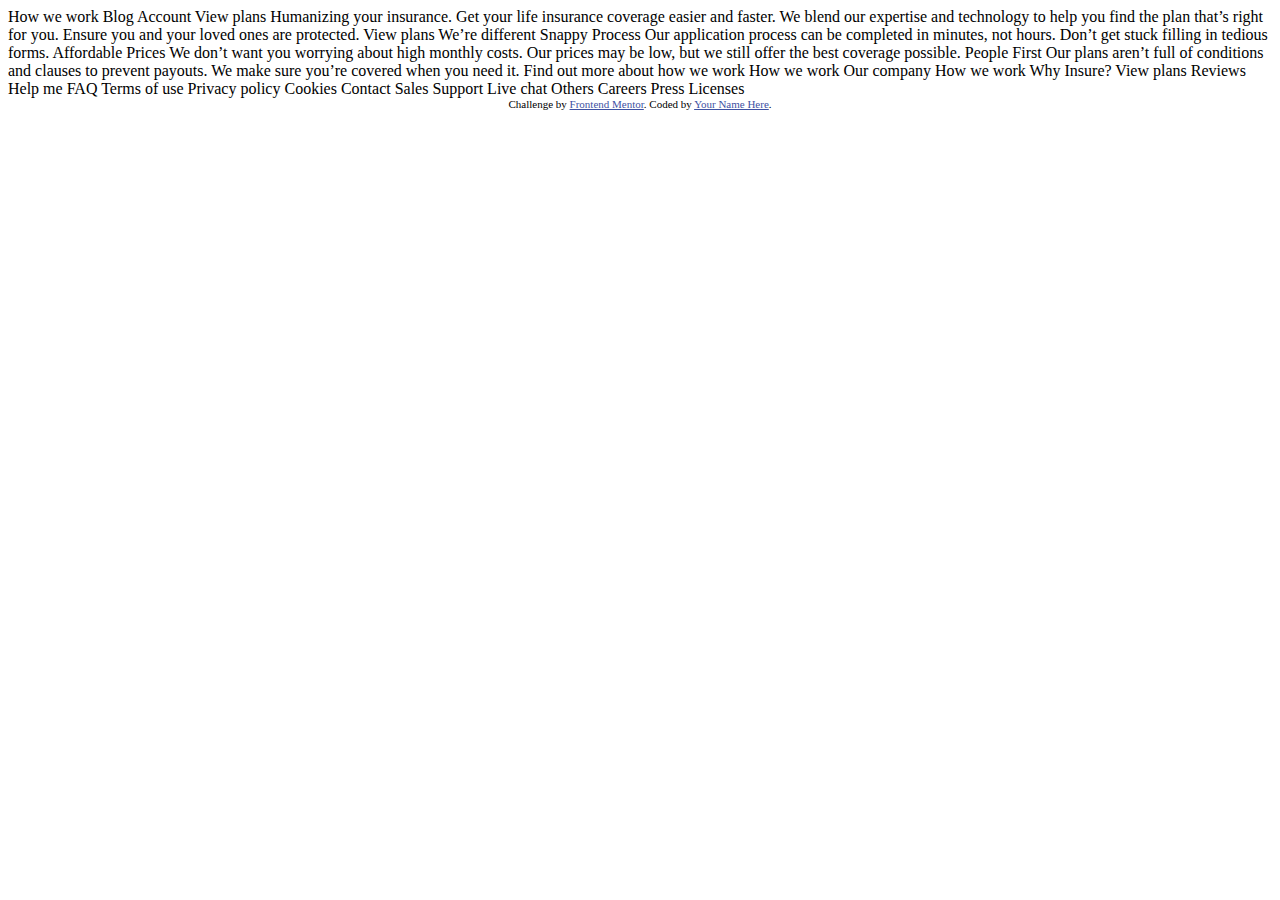
<file: Code_Starter-4/index.html>
<!DOCTYPE html>
<html lang="en">
<head>
  <meta charset="UTF-8">
  <meta name="viewport" content="width=device-width, initial-scale=1.0"> <!-- displays site properly based on user's device -->

  <link rel="icon" type="image/png" sizes="32x32" href="./images/favicon-32x32.png">
  
  <title>Frontend Mentor | Insure landing page</title>

  <!-- Feel free to remove these styles or customise in your own stylesheet 👍 -->
  <style>
    .attribution { font-size: 11px; text-align: center; }
    .attribution a { color: hsl(228, 45%, 44%); }
  </style>
</head>
<body>

  How we work
  Blog
  Account
  View plans

  Humanizing your insurance.

  Get your life insurance coverage easier and faster. We blend our expertise 
  and technology to help you find the plan that’s right for you. Ensure you 
  and your loved ones are protected.

  View plans

  We’re different

  Snappy Process

  Our application process can be completed in minutes, not hours. Don’t get 
  stuck filling in tedious forms.

  Affordable Prices

  We don’t want you worrying about high monthly costs. Our prices may be low, 
  but we still offer the best coverage possible.

  People First

  Our plans aren’t full of conditions and clauses to prevent payouts. We make 
  sure you’re covered when you need it.

  Find out more about how we work

  How we work

  Our company

  How we work
  Why Insure?
  View plans
  Reviews

  Help me

  FAQ
  Terms of use
  Privacy policy
  Cookies

  Contact

  Sales
  Support
  Live chat

  Others

  Careers
  Press
  Licenses

  
  <div class="attribution">
    Challenge by <a href="https://www.frontendmentor.io?ref=challenge" target="_blank">Frontend Mentor</a>. 
    Coded by <a href="#">Your Name Here</a>.
  </div>
</body>
</html>
</file>
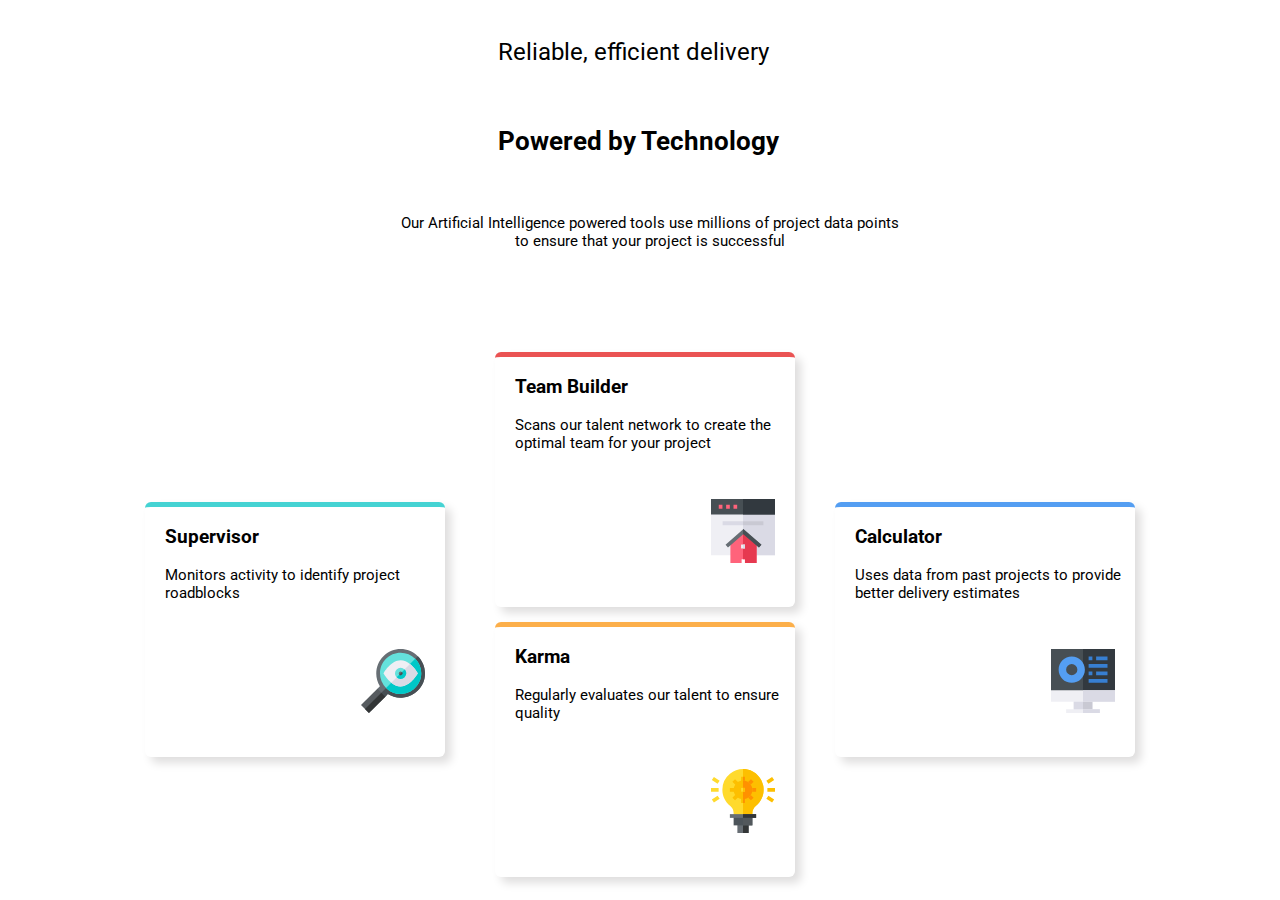
<file: Code_Starter_1/index.html>
<!DOCTYPE html>
<html lang="en">
    <head>
        <meta charset="UTF-8">
        <meta name="viewport" content="width=device-width, initial-scale=1.0">
        <!-- displays site properly based on user's device -->

        <link
            rel="icon"
            type="image/png"
            sizes="32x32"
            href="./images/favicon-32x32.png">
        <link rel="stylesheet" href="style.css">
        <link
            href="https://fonts.googleapis.com/css?family=Roboto&display=swap"
            rel="stylesheet">
        <title>Frontend Mentor | Four card feature section</title>

    </head>
    <body>

       
            <span>Reliable, efficient delivery</span>
            <h1 >Powered by Technology</h1 >

            <p class="para" >
                Our Artificial Intelligence powered tools use millions of project data points to
                ensure that your project is successful</p>
        
    <div class="grid">
        <div class="supervisor">
            <h3>Supervisor</h3>
            <p>
                Monitors activity to identify project roadblocks</p>
        <p class="photo"><svg xmlns="http://www.w3.org/2000/svg" width="64" height="64" class="photokarma">
                <g fill="none"><path
                    fill="#676E74"
                    d="M56.842 7.158c-9.526-9.563-24.902-9.525-34.428 0-8.025 8.026-9.45 20.44-3.525 30.003l-2.513 2.55-1.356 6.144 4.214 4.214 5.093-2.408 2.512-2.55a24.254 24.254 0 0030.003-3.525c9.563-9.526 9.525-24.902 0-34.428z"/><path
                    fill="#474F54"
                    d="M24.327 47.661l2.512-2.55a24.254 24.254 0 0030.003-3.525c9.563-9.526 9.525-24.902 0-34.428l-40.26 40.26 2.652 2.651 5.093-2.408z"/><path
                    fill="#64E1DC"
                    d="M54.213 9.787a20.56 20.56 0 00-14.585-6.041C28.236 3.746 19 12.98 19 24.372a20.564 20.564 0 006.041 14.586 20.564 20.564 0 0014.586 6.04c11.392 0 20.626-9.234 20.626-20.626a20.56 20.56 0 00-6.041-14.585z"/><path
                    fill="#00C8C8"
                    d="M60.254 24.372a20.56 20.56 0 00-6.041-14.585l-29.17 29.17A20.564 20.564 0 0039.627 45c11.392 0 20.626-9.235 20.626-20.627z"/><path
                    fill="#EFEFF4"
                    d="M56.239 23.41c-.184-.307-2.98-4.914-7.281-8.368-2.63-2.113-5.822-3.796-9.33-3.796-9.242 0-16.314 11.669-16.61 12.165l-.576.961.575.961c.184.309 2.98 4.916 7.28 8.37 2.631 2.112 5.823 3.795 9.33 3.795 9.243 0 16.315-11.668 16.612-12.165l.574-.96-.574-.962z"/><path
                    fill="#DADAE5"
                    d="M56.239 25.333l.574-.96-.574-.962c-.184-.308-2.98-4.915-7.281-8.369l-18.66 18.66c2.63 2.113 5.822 3.796 9.33 3.796 9.242 0 16.314-11.668 16.61-12.165z"/><path
                    fill="#64E1DC"
                    d="M43.604 20.396a5.607 5.607 0 00-3.976-1.65 5.632 5.632 0 00-5.626 5.626c0 1.551.631 2.958 1.65 3.976a5.609 5.609 0 003.976 1.65 5.632 5.632 0 005.625-5.626c0-1.55-.63-2.957-1.649-3.976z"/><path
                    fill="#00C8C8"
                    d="M45.253 24.372c0-1.55-.63-2.957-1.649-3.976l-7.952 7.952a5.608 5.608 0 003.976 1.65 5.632 5.632 0 005.625-5.626z"/><path
                    fill="#676E74"
                    d="M40.954 23.046a1.876 1.876 0 10-1.326 3.2 1.876 1.876 0 001.326-3.2z"/><path
                    fill="#474F54"
                    d="M41.503 24.372c0-.517-.21-.986-.55-1.326l-2.65 2.652a1.876 1.876 0 003.2-1.326z"/><path
                    fill="#575C60"
                    d="M20.333 43.667l-3.957-3.957L0 56.049l3.975 3.976L7.951 64l16.376-16.339z"/><path fill="#333637" d="M24.327 47.661l-3.994-3.994L3.975 60.025 7.951 64z"/></g>
            </svg>
          </p>
        </div>

        <div class="team">
            <h3>Team Builder</h3>
            <p >Scans our talent network to create the optimal team for your project</p>
            <p class="photo"><svg xmlns="http://www.w3.org/2000/svg" width="64" height="64" class="photokarma">
                <g fill="none"><path fill="#EFEFF4" d="M64 14.454v41.788H0V14.454l3.75-3.787h56.5z"/><path fill="#DADAE5" d="M64 14.454v41.788H32V10.667h28.25z"/><path fill="#474F54" d="M0 0h64v15.515H0z"/><path fill="#32393F" d="M32 0h32v15.515H32z"/>
                    <g fill="#FF637B"><path
                        d="M7.758 5.818h3.685v3.879H7.758zM15.128 5.818h3.685v3.879h-3.685zM22.497 5.818h3.685v3.879h-3.685z"/></g><path
                        fill="#FF637B"
                        d="M45.576 42.245V64H34.355v-3.71h-3.74V64H19.394V42.245l11.37-9.275h3.105z"/><path fill="#DADAE5" d="M11.636 22.303h41.697v3.879H11.636z"/><path fill="#C9C9D3" d="M32 22.303h20.364v3.879H32z"/><path fill="#E63950" d="M45.576 42.245V64H33.939v-3.71H32V32.97h1.435z"/><path fill="#EFEFF4" d="M30.061 45.576h3.878v3.879h-3.878z"/><path fill="#DADAE5" d="M32 45.576h1.939v3.879H32z"/><path
                        fill="#676E74"
                        d="M50.424 45.779l-2.452 2.706-15.487-13.526-15.488 13.526-2.452-2.706 17.94-15.718z"/><path fill="#474F54" d="M32 30.061l18.424 15.718-2.518 2.706L32 34.959z"/></g>
            </svg>
          </p>
        </div>

        <div class="karma">
            <h3>Karma</h3>
            <p>Regularly evaluates our talent to ensure quality</p>
            <p class="photo"><svg xmlns="http://www.w3.org/2000/svg" width="64" height="64" class="photokarma">
                <g fill="none"><path fill="#676E74" d="M26.375 52.625h11.25V64h-11.25z"/><path fill="#333637" d="M32 52.625h5.625V64H32z"/><path fill="#4C545A" d="M22.625 47h18.75v9.375h-18.75z"/><path fill="#52585C" d="M32 47h9.375v9.375H32z"/><path
                    fill="#FFDA2D"
                    d="M45.012 36.725c-2.325 1.913-3.637 4.612-3.637 7.425V47h-18.75v-2.85c0-2.85-1.238-5.512-3.3-7.125-5.062-3.938-7.95-9.862-7.95-16.275a20.585 20.585 0 017.613-16.013C22.7 1.737 27.238 0 32 0c1.462 0 2.962.15 4.425.45 8.1 1.688 14.475 8.45 15.9 16.663 1.275 7.5-1.425 14.85-7.313 19.612z"/><path
                    fill="#FDBF00"
                    d="M45.012 36.725c-2.325 1.913-3.637 4.612-3.637 7.425V47H32V0c1.462 0 2.962.15 4.425.45 8.1 1.688 14.475 8.45 15.9 16.663 1.275 7.5-1.425 14.85-7.313 19.612z"/><path fill="#676E74" d="M18.875 45.125h26.25v3.75h-26.25z"/><path fill="#FF9100" d="M39.956 10.143l2.651 2.651-3.979 3.978-2.651-2.651z"/><path
                    fill="#FDBF00"
                    d="M25.372 24.727l2.651 2.651-3.979 3.979-2.651-2.651zM30.125 28.25h3.75v5.625h-3.75z"/><path
                    fill="#FF9100"
                    d="M38.628 24.727l3.979 3.979-2.651 2.651-3.979-3.979zM39.5 18.875h5.625v3.75H39.5z"/><path
                    fill="#FDBF00"
                    d="M24.044 10.143l3.979 3.979-2.651 2.65-3.979-3.978zM18.875 18.875H24.5v3.75h-5.625zM30.125 7.625h3.75v5.625h-3.75z"/>
                    <g fill="#FFDA2D"><path
                        d="M0 18.875h7.625v3.75H0zM6.585 14.81l-5.75-3.75 2.08-3.12 5.75 3.75zM2.915 33.56l-2.08-3.12 5.75-3.75 2.08 3.12z"/></g><path
                        fill="#FDBF00"
                        d="M56.375 18.875H64v3.75h-7.625zM61.085 33.56l-5.75-3.75 2.08-3.12 5.75 3.75zM57.415 14.81l-2.08-3.12 5.75-3.75 2.08 3.12z"/><path fill="#FF9100" d="M32 7.625h1.875v5.625H32zM32 28.25h1.875v5.625H32z"/><path fill="#333637" d="M32 45.125h13.125v3.75H32z"/><path
                        fill="#FDBF00"
                        d="M32 11.375c-5.175 0-9.375 4.2-9.375 9.375s4.2 9.375 9.375 9.375 9.375-4.2 9.375-9.375-4.2-9.375-9.375-9.375z"/><path
                        fill="#FF9100"
                        d="M32 30.125v-18.75c5.175 0 9.375 4.2 9.375 9.375s-4.2 9.375-9.375 9.375z"/><path fill="#FFDA2D" d="M30.125 18.875h3.75v3.75h-3.75z"/><path fill="#FDBF00" d="M32 18.875h1.875v3.75H32z"/></g>
            </svg>
          </p>
        </div>

        <div class="calculator">
            <h3>Calculator</h3>
            <p>Uses data from past projects to provide better delivery estimates</p>
           <p class="photo"> <svg xmlns="http://www.w3.org/2000/svg" width="64" height="64" class="photokarma">
                <g fill="none"><path fill="#474F54" d="M64 0v41.25l-3.75 3.875H3.75L0 41.25V0z"/><path fill="#32393F" d="M64 0v41.25l-3.75 3.875H32V0z"/><path fill="#DADAE5" d="M22.625 50.875h18.75v11.25h-18.75z"/><path fill="#C9C9D3" d="M32 50.875h9.375v11.25H32z"/><path fill="#EFEFF4" d="M0 41.25h64v11.5H0z"/><path fill="#DADAE5" d="M32 41.25h32v11.5H32z"/><path fill="#EFEFF4" d="M15.125 60.25h33.75V64h-33.75z"/><path fill="#DADAE5" d="M32 60.25h16.875V64H32z"/><path
                    fill="#549EF2"
                    d="M20.75 7.5c-7.236 0-13.125 5.889-13.125 13.125S13.514 33.75 20.75 33.75s13.125-5.889 13.125-13.125S27.986 7.5 20.75 7.5zm0 18.75a5.631 5.631 0 01-5.625-5.625A5.631 5.631 0 0120.75 15a5.631 5.631 0 015.625 5.625 5.631 5.631 0 01-5.625 5.625z"/>
                    <g fill="#377FD2"><path
                        d="M45.125 7.5H56.5v3.75H45.125zM37.625 7.5h3.75v3.75h-3.75zM45.125 22.5H56.5v3.75H45.125zM37.625 22.5h3.75v3.75h-3.75zM37.625 15H56.5v3.75H37.625zM37.625 30H56.5v3.75H37.625z"/></g>
                </g>
            </svg>
          </p>
        </div>
    </div>

    </body>
</html>
</file>
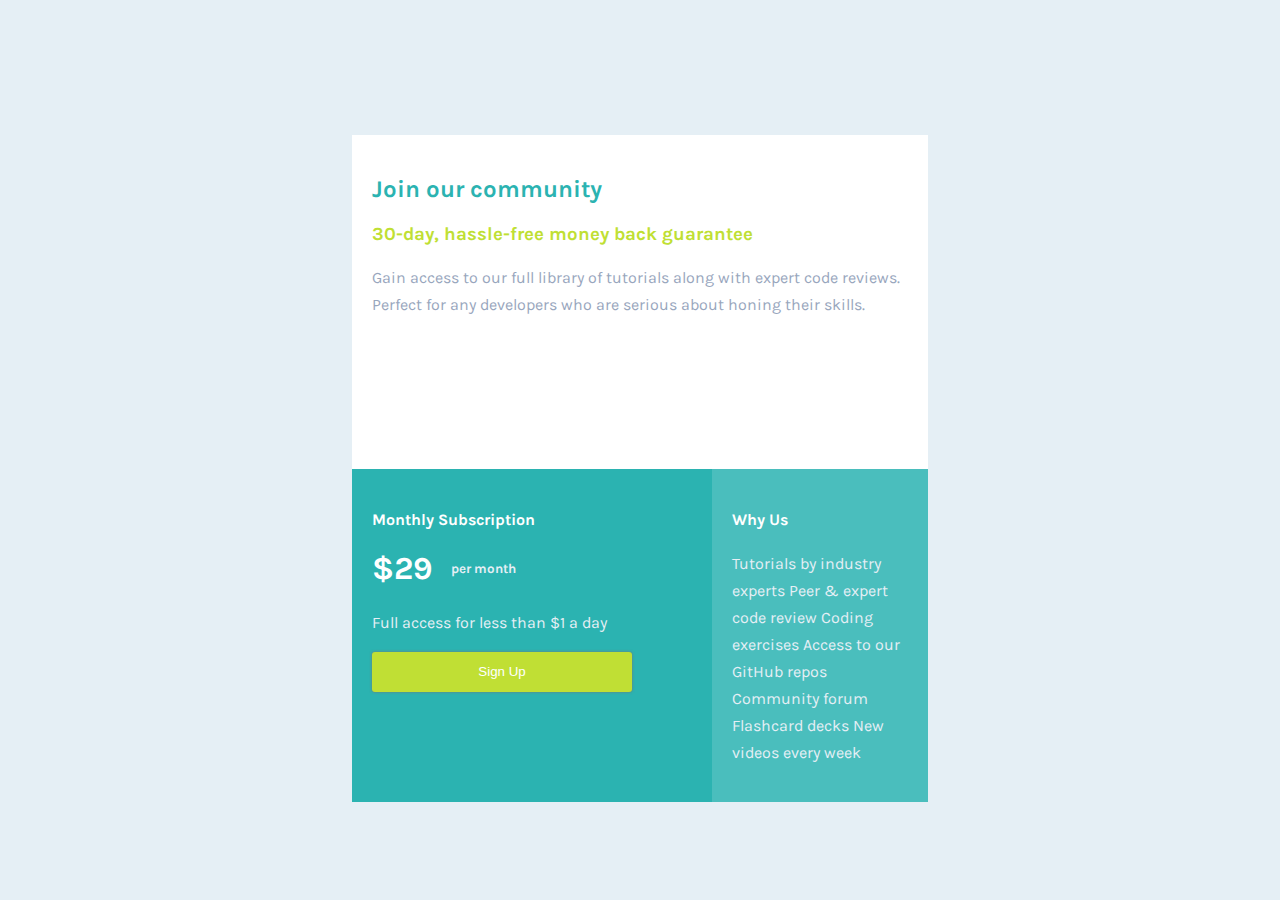
<file: Code_Starter_2/index.html>
<!DOCTYPE html>
<html lang="en">
<head>
  <meta charset="UTF-8">
  <meta name="viewport" content="width=device-width, initial-scale=1.0"> <!-- displays site properly based on user's device -->

  <link rel="icon" type="image/png" sizes="32x32" href="./images/favicon-32x32.png">
  <link rel="stylesheet" href="style.css">
  <link href="https://fonts.googleapis.com/css?family=Karla&display=swap" rel="stylesheet">
  <title>Single Price Grid Component</title>


</head>
<body>
    <div class="all">
      <div class="section1">
          <h2>Join our community</h2>

          <h3>30-day, hassle-free money back guarantee</h3>

          <p>Gain access to our full library of tutorials along with expert code reviews. 
          Perfect for any developers who are serious about honing their skills.</p> 
      </div>
      <div class="section2">
          <h4>Monthly Subscription</h4>

          <h1> &dollar;29<span><sup> per month </sup></span></h1>

          <p class="gray"> Full access for less than &dollar;1 a day</p>

          <button> Sign Up</button>
      </div>
      <div class="section3">

          <h4>Why Us</h4>

          <p class="gray"> Tutorials by industry experts
          Peer &amp; expert code review
          Coding exercises
          Access to our GitHub repos
          Community forum
          Flashcard decks
          New videos every week
          </p>
      </div>
  </div>
</body>
</html>
</file>
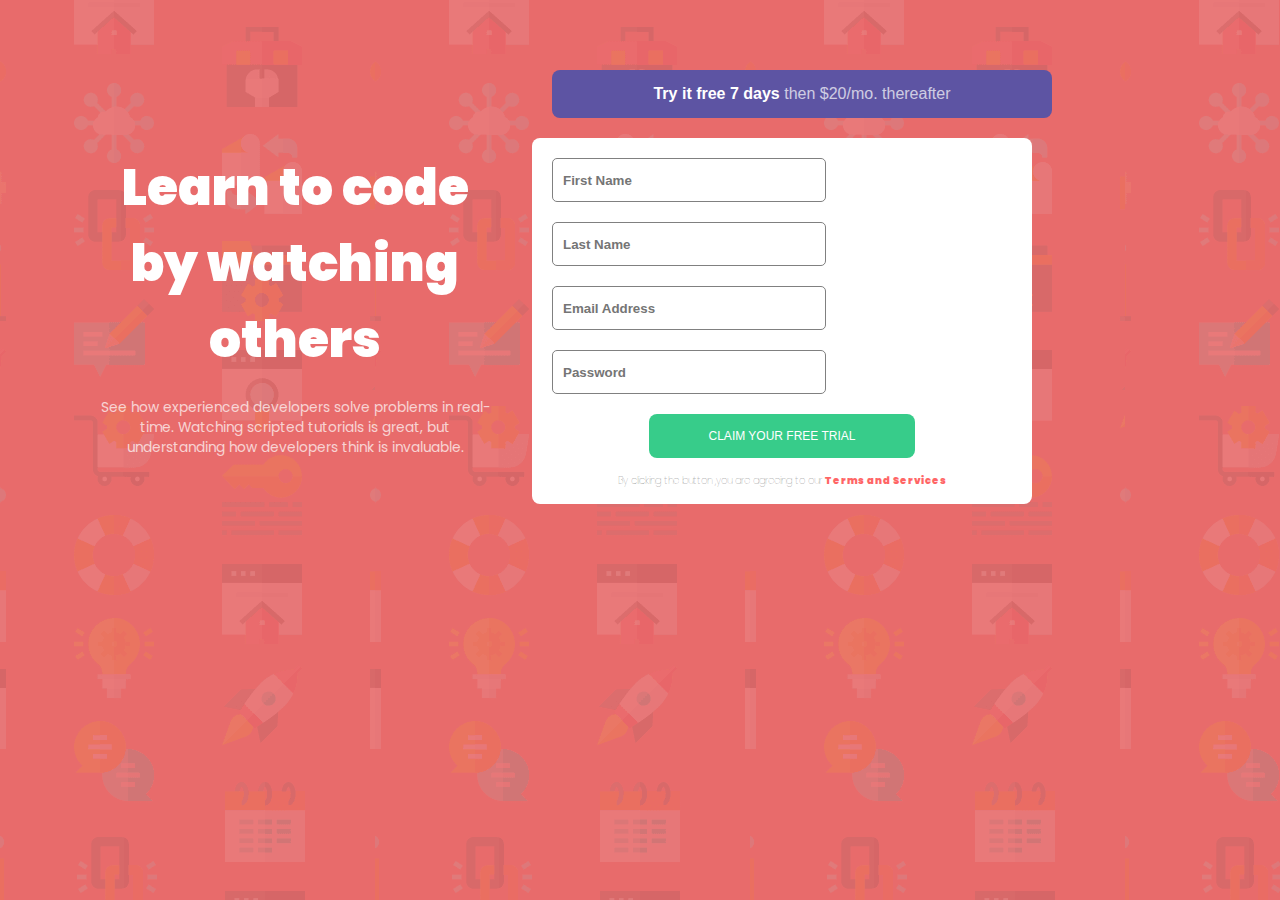
<file: Code_Starter_3/index.html>
<!DOCTYPE html>
<html lang="en">
    <head>
        <meta charset="UTF-8"/>
        <meta name="viewport" content="width=device-width, initial-scale=1.0"/>
        <link rel="stylesheet" href="style.css">
        <!-- displays site properly based on user's device -->

        <link
            rel="icon"
            type="image/png"
            sizes="32x32"
            href="./images/favicon-32x32.png"/>
            <link href="https://fonts.googleapis.com/css?family=Poppins&display=swap" rel="stylesheet">


        <title>Intro component with sign up form</title>

        <!-- Feel free to remove these styles or customise in your own stylesheet 👍 -->
        <style>
            .attribution {
                font-size: 11px;
                text-align: center;
            }
            .attribution a {
                color: hsl(228, 45%, 44%);
            }
        </style>
    </head>
    <body>
        <div class="container">
            <div class="top">
                <div class="titlet"><b> Learn to code by watching others</b>
                </div>
                <div class="subt">See how experienced developers solve problems in real-time. Watching
                    scripted tutorials is great, but understanding how developers think is
                    invaluable.
                </div>
            </div>
            <div class="middle">
            <button><span class="text1"> Try it free 7 days </span><span class="text2">then $20/mo. thereafter</span> 
            </button>
            </div>
            <div class="forme">
            <div class="bottom">
                <input class="first" type="text" placeholder="First Name">
                <input class="last" type="text" placeholder="Last Name">
                <input class="Email" type="email" placeholder="Email Address">
                <input class="Pass" type="password" placeholder="Password">
              </div>
              <button>CLAIM YOUR FREE TRIAL </button>
              <p>By clicking the button ,you are agreeing to our <span>Terms and Services</span></p>
            </div>
        </div>
    </body>
</html>
</file>
<file: Code_Starter_1/style.css>
.attribution { font-size: 11px; text-align: center; }
  .attribution a { color: hsl(228, 45%, 44%); }
  body{
    font-family: 'Roboto', sans-serif;
    display: grid;
    grid-template-columns: 100%;
    grid-template-rows: 20% 20% 20% 20% 20%;
    padding-top: 30px;  
  }
  
  h1{
    font-size: 26px;
    padding-left: 15px;
    width: 300px;
    margin: 0 auto;
  }
  span{

    font-size: 24px;
    width: 300px;
    padding-left: 15px ;
    height: 60px;
    margin: 0 auto;
   
   
  }
  .para{
    height: 60px;
    width: 270px;
    margin: 0 auto;
  }
div{
  background-color:white;
  height: 250px;
  width: 300px;
  border-radius: 6px;
  justify-self: center;
  margin-bottom: 15px;
  
  
}

div>h3{
  padding-left: 20px;
}
p{
  padding-left: 20px;
  font-size: 15px;

}


.team{
  border-top:  5px hsl(0, 78%, 62%) solid;
  box-shadow: 6px 6px 10px 0px rgb(223, 222, 222);
  grid-row-start: 3;

}

.karma{
  border-top:  5px hsl(34, 97%, 64%) solid;
  box-shadow: 6px 6px 10px 0px rgb(223, 222, 222);
  grid-row-start: 4;
}


.supervisor{
  border-top:  5px hsl(180, 62%, 55%) solid;
  box-shadow: 6px 6px 10px 0px rgb(223, 222, 222);
  grid-row-start: 2;
}

.calculator{
  border-top:  5px hsl(212, 86%, 64%) solid;
  box-shadow:6px 6px 10px 0px rgb(223, 222, 222);
  grid-row-start: 5;
}
.photo{
  display: grid;
  grid-template-columns: 70% 30%;
  grid-template-rows: 50% 50%;
}
.photokarma{
  grid-area: 2/2;
}
@media(min-width: 1100px) {
  .grid{
    display: grid;
    grid-template-columns: 100 200 100;
    grid-template-rows: 40% 20% 40%;
    margin: 0 auto;
    width: 80%;
  }
  .supervisor{
    grid-area: 2/1;
    margin-right: 30px;
    margin-top: 100px;

  }
  .calculator{
    grid-area: 2/3;
    margin-left: 20px;
    margin-top: 100px;
  }
  .team{
    grid-area: 1/2;
    margin-top: 50px;
   
    
  }
  
  .karma{
    grid-area: 2/2;
    margin-top: 220px ;
  }
  .para{
    width: 40%;
    height: 100px;
    margin: 0 auto;
    text-align: center;
  }
}
</file>
<file: Code_Starter_2/style.css>
.attribution { font-size: 11px; text-align: center; }
    .attribution a { color: hsl(228, 45%, 44%); }
body{
    font-family: 'Karla', sans-serif;
    font-size: 16px;
    background-color: hsl(204, 43%, 93%);
    width: 90%;
    margin: 20px auto;
    display: grid;
    grid-template-columns: 100%;
    grid-template-rows: 34% 33% 33% ;
    justify-content: center;

}
    .section1{
        background-color: white;
        color:hsl(218, 22%, 67%);
        grid-area: 1/1;
        height: auto;
        padding: 20px;
        width:auto;
        margin: 0 auto;
    }
    h2{
        color: #2bb3b1;

    }
    h3{
        color: hsl(71, 73%, 54%);
    }
    p{
        line-height: 27px;
    }
    .section2{
        background-color:#2bb3b1;
        grid-area: 2/1;
        height: auto;
        padding: 20px;
        width:auto;
        color: white;
        margin: 0 auto;
    }
    span{
        color: hsl(204, 43%, 93%);
        font-size: 16px;
        padding-left: 15px;
    }
    .gray{
        color: hsl(204, 43%, 93%);
    }

    .section3{
        background-color: #4abebd;
        grid-area: 3/1;
        height: auto;
        padding: 20px;
        width:auto;
        color: white;
        margin: 0 auto;
    }
    button{
        color: white;
        background-color: hsl(71, 73%, 54%);
        border: none;
        border-radius: 3px;
        text-align: center;
        width: 260px;
        height: 40px;
        position: relative;
        box-shadow: 0 0 3px #797575;
        ;
    
    }
    @media(min-width: 700px){

      .all{
          width: 50%;
          margin: auto;
          padding-top: 10%;
          display: grid;
          grid-template-rows: 1fr 1fr;
          grid-template-columns: 1fr 1fr;
      }
      .section1{
          grid-column: 1 / span 2;
          grid-row: 1;
          
      }
      .section2{
          grid-column: 1;
          grid-row: 2;
          width: 320px;
          
      }
      .section3{
          grid-row: 2;
          grid-column: 2;
          
      }

    }
</file>
<file: Code_Starter_3/style.css>
body {
    background-image: url("images/bg-intro-mobile.png");
    background-color: rgba(230, 94, 94, 0.918);
    font-family: 'Poppins', sans-serif;
    color: white;
    font-size: 16px;

}

.container {
    display: grid;
    grid-template-columns: 1;
    grid-template-rows: 3;
}

.top {
    grid-area: 1/1;
    margin-top: 100px;
    margin-left: 40px;
    margin-right: 40px;
    text-align: center;
}

.middle {
    grid-area: 2/1;
    margin: 20px;
}

.bottom {
    grid-area: 3/1;
    margin: 10px;
}

.titlet {
    font-weight: 600;
    font-size: 1.6em;
    padding-bottom: 20px;
}

.subt {
    opacity: 0.7;
    font-size: 0.86em;
    color: white;
}

.middle button {
    border: none;
    background-color: #5D54A3;
    color: white;
    padding: 15px 32px;
    text-align: center;
    text-decoration: none;
    display: inline-block;
    font-size: 16px;
    border-radius: 8px;
    width: 320px;
}
.text1 {
    font-weight: bold;
    text-align: center;
}
.text2 {
    font-weight: lighter;
    opacity: 0.7;
}

.forme {
    background-color: white;
    width: 320px;
    border-radius: 8px;
    margin-left: auto;
    margin-right: auto;
    display: flex;
    flex-direction: column;
    align-items: center;
    margin-top: 0;
}

input {
    border: 1px solid grey;
    border-radius: 5px;
    height: 40px;
    width: 260px;
    margin: 10px;
    font-weight: bold;
    padding-left: 10px;

}

.forme button {
    border: none;
    background-color: #37CC8A;
    color: white;
    padding: 15px 60px;
    text-align: center;
    text-decoration: none;
    display: inline-block;
    font-size: 12px;
    border-radius: 8px;
    cursor: pointer;
}

.forme p {
    color: black;
    text-align: center;
    font-size: 10px;
    font-weight: lighter;
    opacity: 0.6;
    padding: 5px 40px;
}

.forme span {
    color: red;
    font-weight: 900;
}

@media only screen and (min-width: 1000px) {
    body {
        size: 1200px;
    }
    .container {
        margin: 50px;
        display: grid;
        grid-template-columns: 1fr 1fr;
        grid-template-areas: 1fr 1fr;
    }
    .top {
        grid-row: 1/3;
    }
    .middle {
        grid-area: 1/2;
    }
    .forme {
        grid-area: 2/2;
        width: 500px;
        margin-right: 190px;
    }
    .titlet {
        font-size: 50px;
        font-weight: bold;
    }
    .middle button{
        width: 500px;
    }
}
</file>
